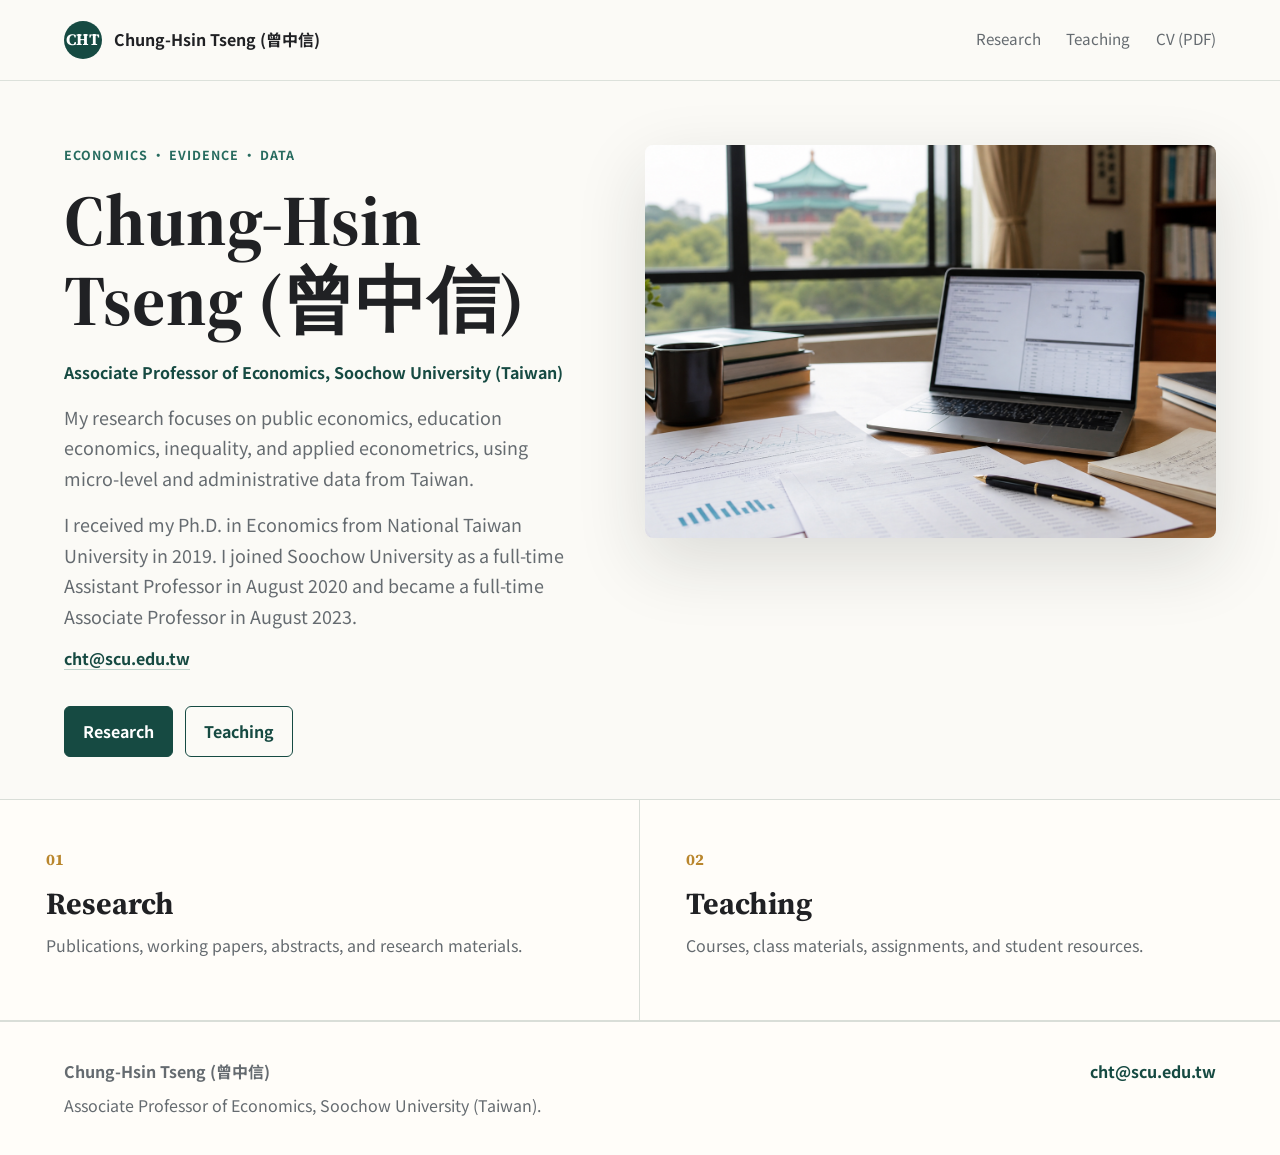
<file: index.html>
<!doctype html>
<html lang="en">
  <head>
    <meta charset="utf-8">
    <meta name="viewport" content="width=device-width, initial-scale=1">
    <meta
      name="description"
      content="Chung-Hsin Tseng's academic website for research, teaching, and data-focused learning resources."
    >
    <title>Chung-Hsin Tseng (曾中信)</title>
    <link rel="preconnect" href="https://fonts.googleapis.com">
    <link rel="preconnect" href="https://fonts.gstatic.com" crossorigin>
    <link
      href="https://fonts.googleapis.com/css2?family=Noto+Sans+TC:wght@400;500;700&family=Source+Serif+4:opsz,wght@8..60,600;8..60,700&display=swap"
      rel="stylesheet"
    >
    <link rel="stylesheet" href="styles.css">
  </head>
  <body>
    <header class="site-header">
      <a class="brand" href="index.html" aria-label="Chung-Hsin Tseng homepage">
        <span class="brand-mark">CHT</span>
        <span>Chung-Hsin Tseng (曾中信)</span>
      </a>
      <nav class="nav" aria-label="Primary navigation">
        <a href="research.html">Research</a>
        <a href="teaching.html">Teaching</a>
        <a href="assets/Chung-Hsin_Tseng_Academic_CV.pdf" target="_blank" rel="noopener">CV (PDF)</a>
      </nav>
    </header>

    <main>
      <section class="home-hero" aria-labelledby="hero-title">
        <div class="home-hero-copy">
          <p class="eyebrow">Economics &middot; Evidence &middot; Data</p>
          <h1 id="hero-title">Chung-Hsin Tseng (曾中信)</h1>
          <p class="hero-role">Associate Professor of Economics, Soochow University (Taiwan)</p>
          <p class="hero-lede">
            My research focuses on public economics, education economics, inequality,
            and applied econometrics, using micro-level and administrative data from Taiwan.
          </p>
          <p class="hero-lede">
            I received my Ph.D. in Economics from National Taiwan University in 2019.
            I joined Soochow University as a full-time Assistant Professor in August 2020
            and became a full-time Associate Professor in August 2023.
          </p>
          <p class="hero-contact">
            <a href="mailto:cht@scu.edu.tw">cht@scu.edu.tw</a>
          </p>
          <div class="hero-actions" aria-label="Featured links">
            <a class="button primary" href="research.html">Research</a>
            <a class="button secondary" href="teaching.html">Teaching</a>
          </div>
        </div>
        <figure class="home-hero-media">
          <img src="assets/homepage-hero.png" alt="Research desk with data tables, charts, and a laptop">
        </figure>
      </section>

      <section class="home-paths" aria-label="Main sections">
        <a class="path-card" href="research.html">
          <span>01</span>
          <h2>Research</h2>
          <p>Publications, working papers, abstracts, and research materials.</p>
        </a>
        <a class="path-card" href="teaching.html">
          <span>02</span>
          <h2>Teaching</h2>
          <p>Courses, class materials, assignments, and student resources.</p>
        </a>
      </section>
    </main>

    <footer class="footer">
      <div>
        <strong>Chung-Hsin Tseng (曾中信)</strong>
        <p>Associate Professor of Economics, Soochow University (Taiwan).</p>
      </div>
      <div class="footer-links">
        <a href="mailto:cht@scu.edu.tw">cht@scu.edu.tw</a>
      </div>
    </footer>

    <script src="script.js"></script>
  </body>
</html>
</file>
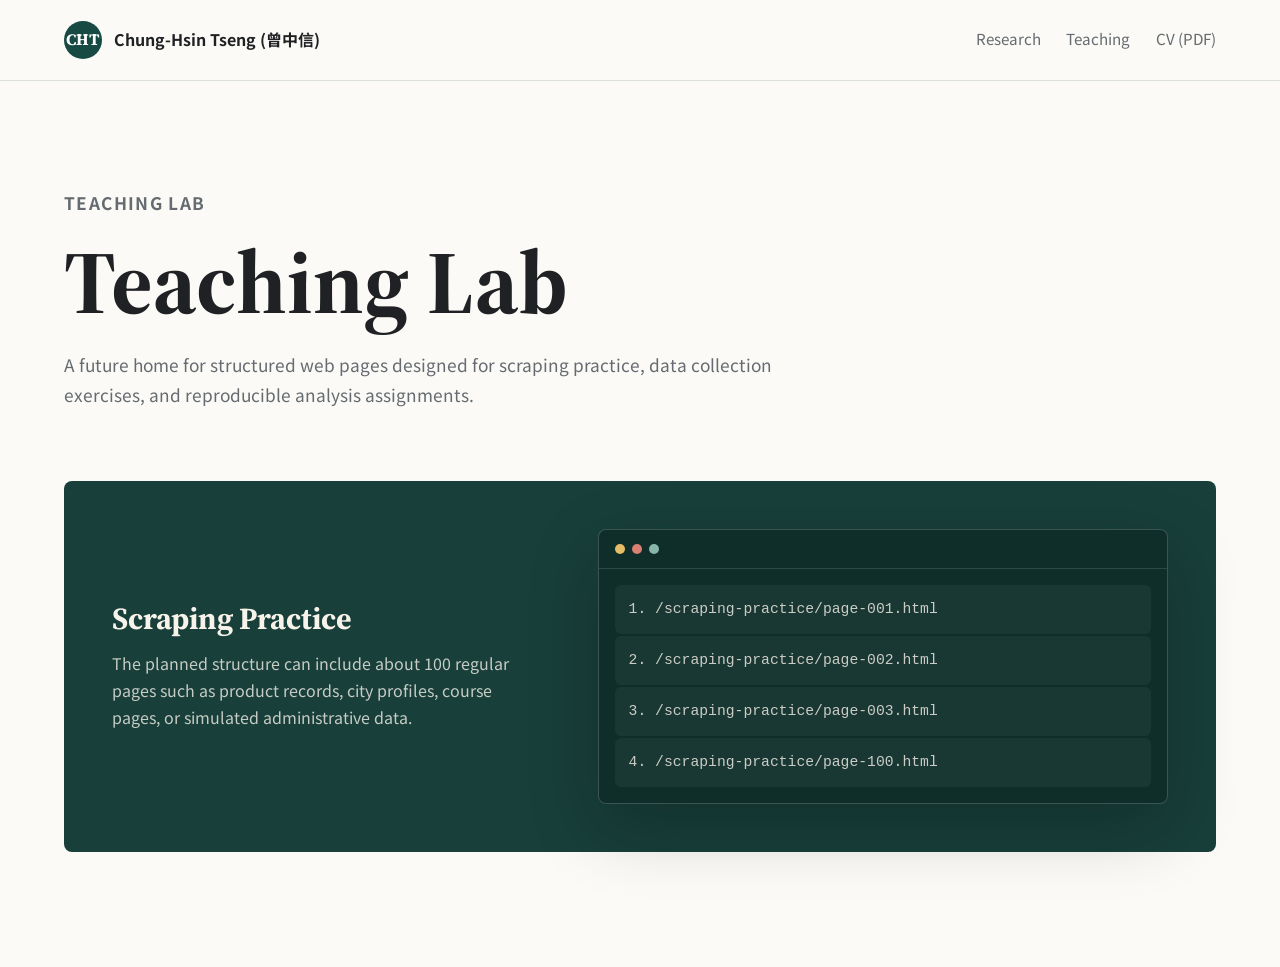
<file: lab.html>
<!doctype html>
<html lang="en">
  <head>
    <meta charset="utf-8">
    <meta name="viewport" content="width=device-width, initial-scale=1">
    <title>Teaching Lab | Chung-Hsin Tseng (曾中信)</title>
    <link rel="preconnect" href="https://fonts.googleapis.com">
    <link rel="preconnect" href="https://fonts.gstatic.com" crossorigin>
    <link
      href="https://fonts.googleapis.com/css2?family=Noto+Sans+TC:wght@400;500;700&family=Source+Serif+4:opsz,wght@8..60,600;8..60,700&display=swap"
      rel="stylesheet"
    >
    <link rel="stylesheet" href="styles.css">
  </head>
  <body>
    <header class="site-header">
      <a class="brand" href="index.html" aria-label="Chung-Hsin Tseng homepage">
        <span class="brand-mark">CHT</span>
        <span>Chung-Hsin Tseng (曾中信)</span>
      </a>
      <nav class="nav" aria-label="Primary navigation">
        <a href="research.html">Research</a>
        <a href="teaching.html">Teaching</a>
        <a href="assets/Chung-Hsin_Tseng_Academic_CV.pdf" target="_blank" rel="noopener">CV (PDF)</a>
      </nav>
    </header>

    <main class="page-main">
      <section class="page-intro">
        <p class="eyebrow">Teaching Lab</p>
        <h1>Teaching Lab</h1>
        <p>
          A future home for structured web pages designed for scraping practice,
          data collection exercises, and reproducible analysis assignments.
        </p>
      </section>

      <section class="lab-preview" aria-label="Scraping practice preview">
        <div>
          <h2>Scraping Practice</h2>
          <p>
            The planned structure can include about 100 regular pages such as
            product records, city profiles, course pages, or simulated administrative data.
          </p>
        </div>
        <div class="lab-panel">
          <div class="panel-bar">
            <span></span>
            <span></span>
            <span></span>
          </div>
          <ol>
            <li><a href="#">/scraping-practice/page-001.html</a></li>
            <li><a href="#">/scraping-practice/page-002.html</a></li>
            <li><a href="#">/scraping-practice/page-003.html</a></li>
            <li><a href="#">/scraping-practice/page-100.html</a></li>
          </ol>
        </div>
      </section>
    </main>
  </body>
</html>
</file>
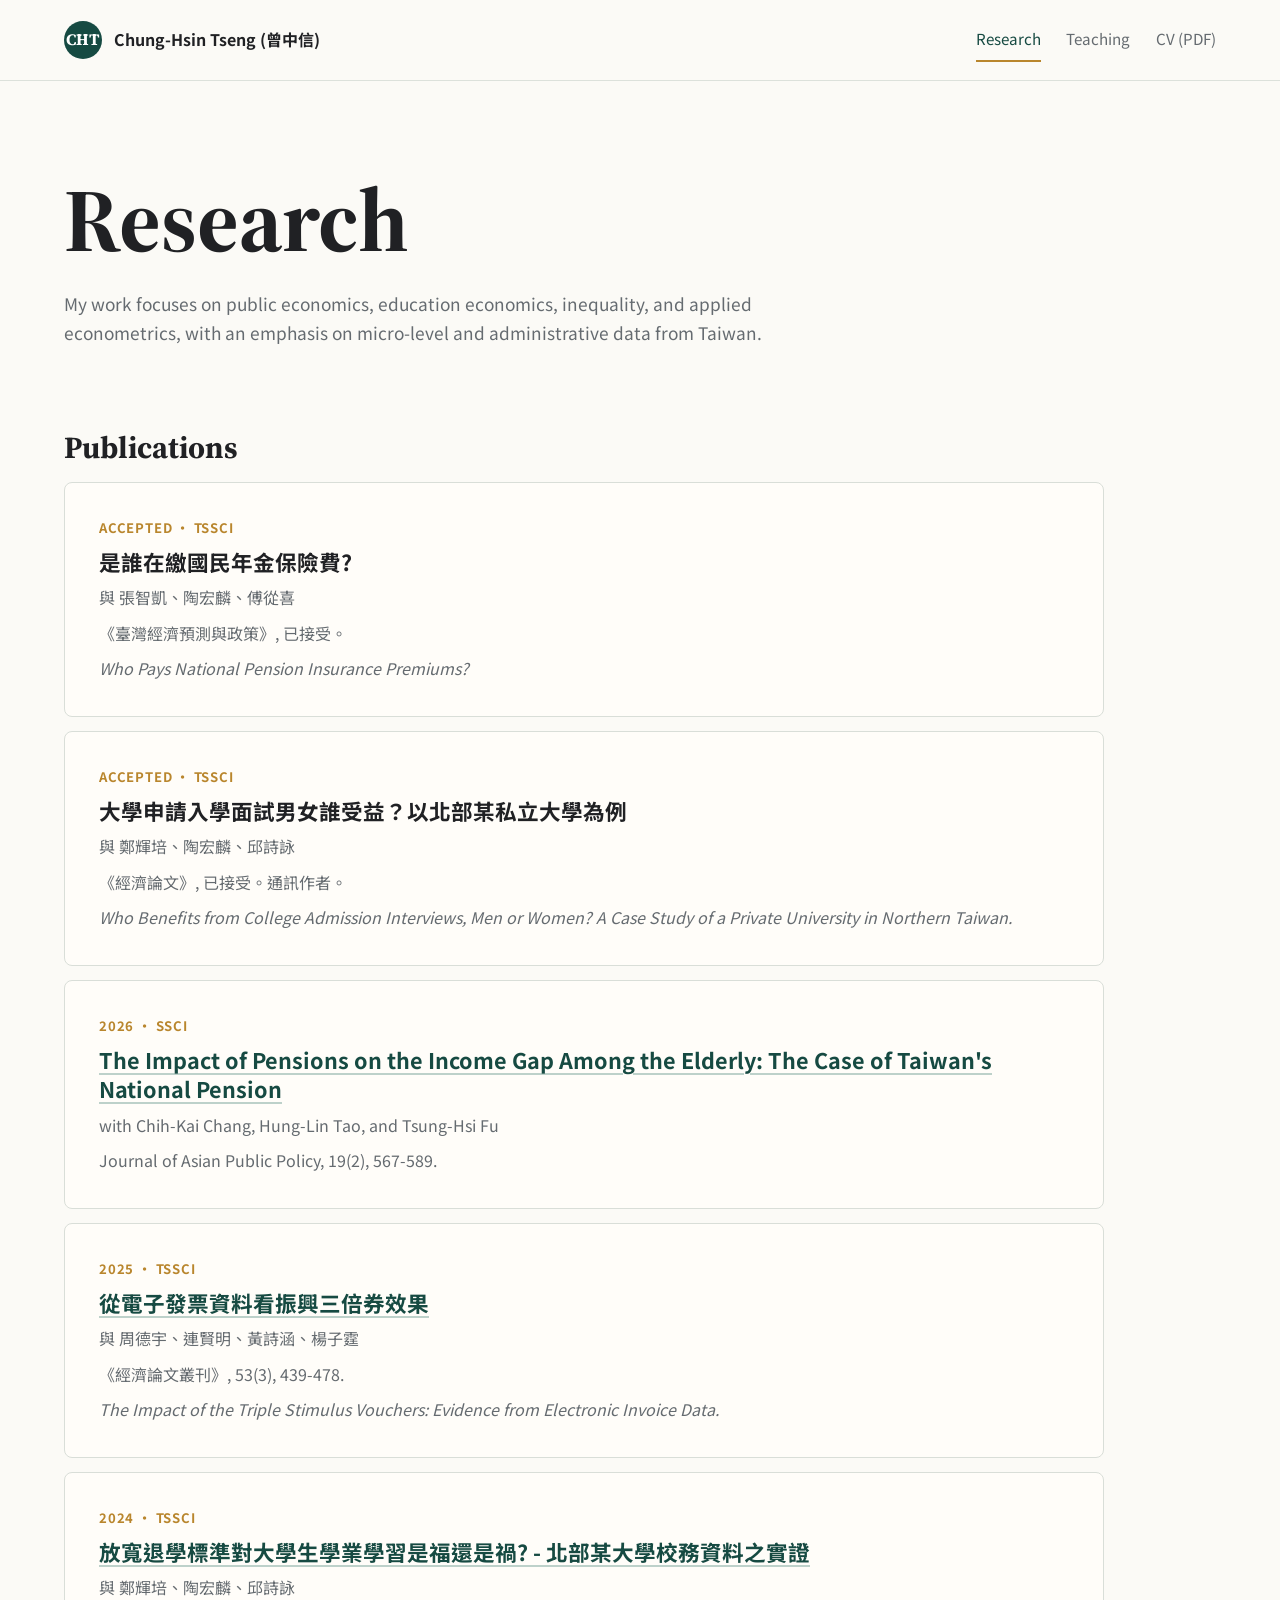
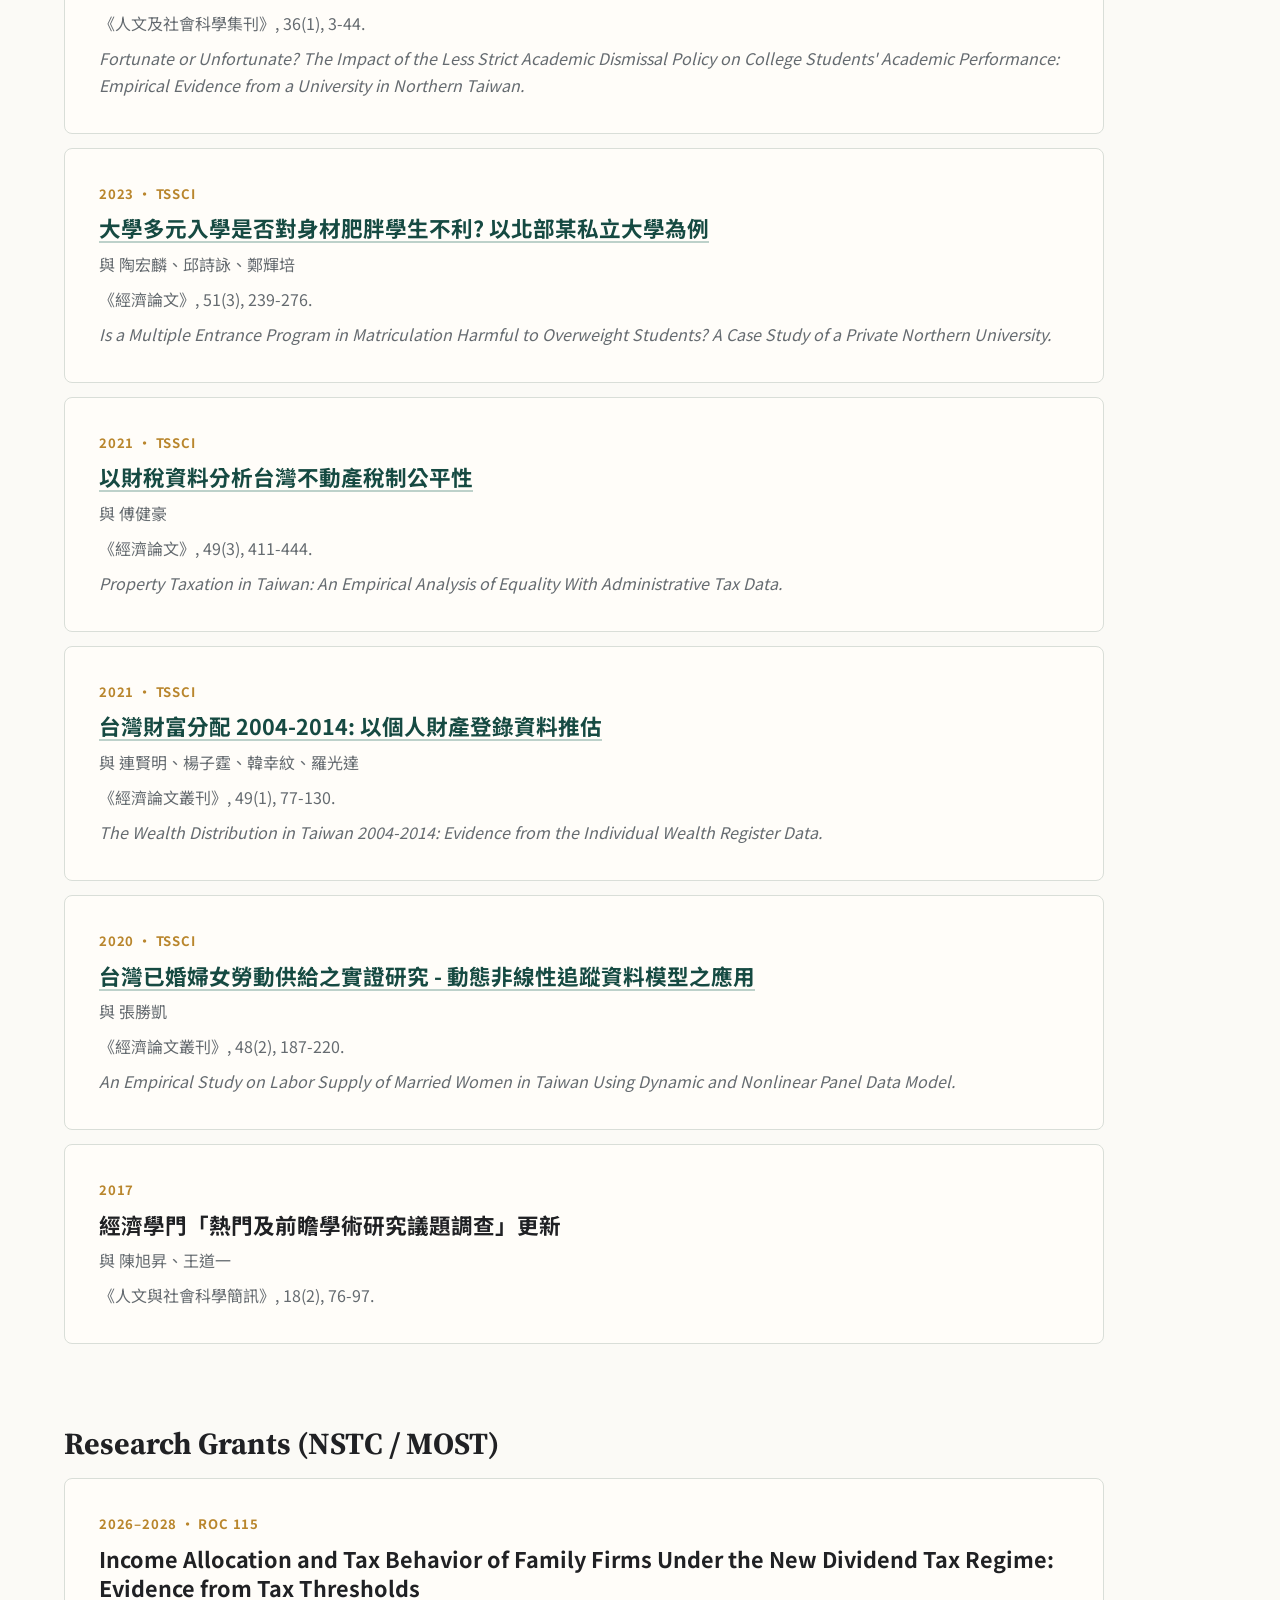
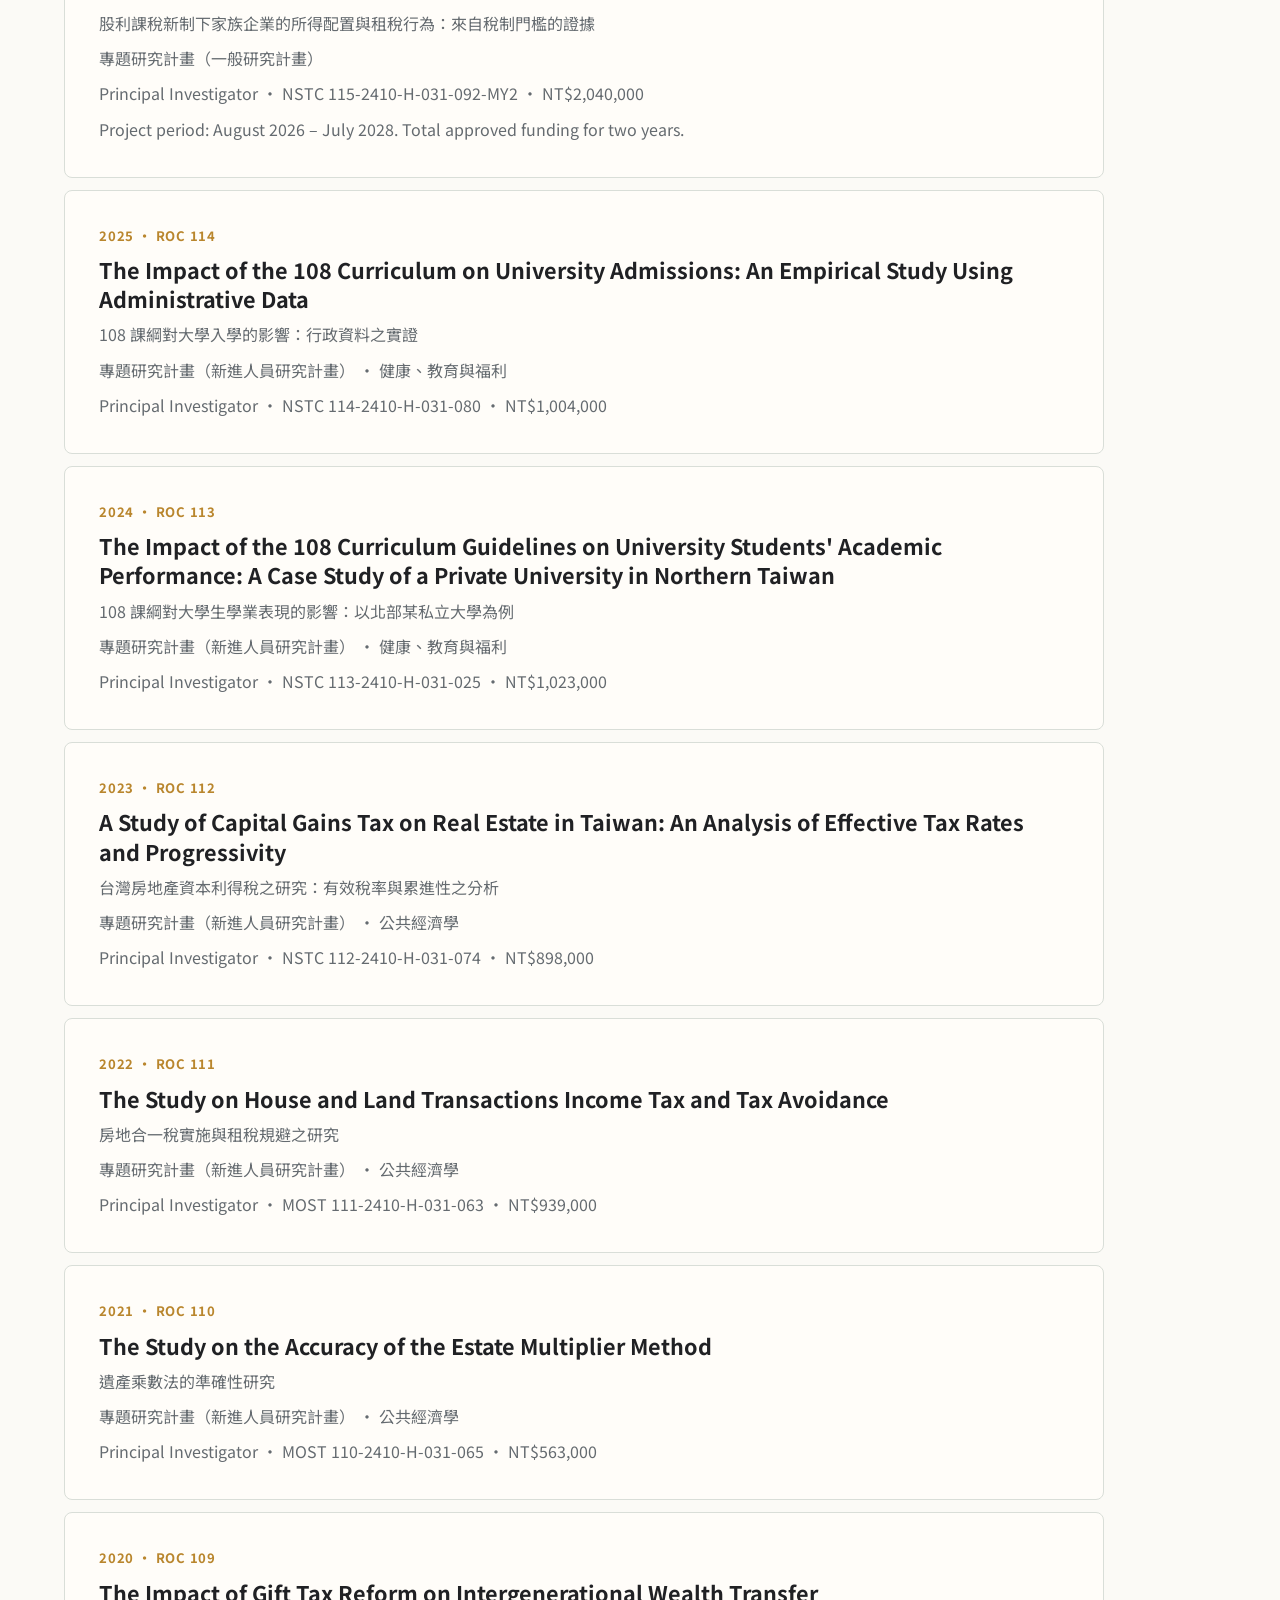
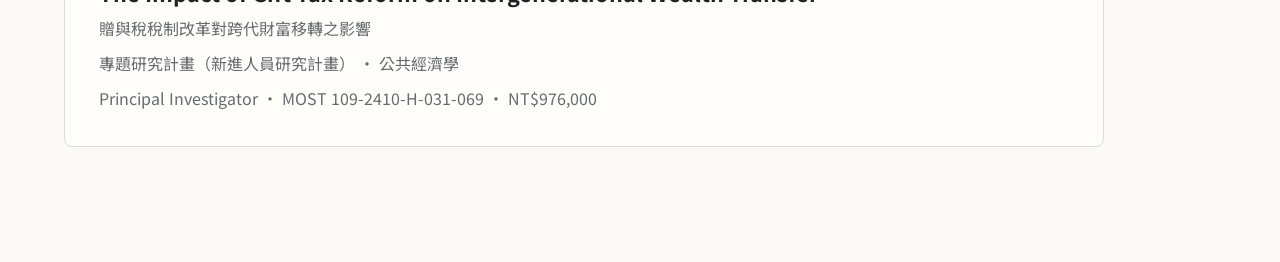
<file: research.html>
<!doctype html>
<html lang="en">
  <head>
    <meta charset="utf-8">
    <meta name="viewport" content="width=device-width, initial-scale=1">
    <title>Research | Chung-Hsin Tseng (曾中信)</title>
    <link rel="preconnect" href="https://fonts.googleapis.com">
    <link rel="preconnect" href="https://fonts.gstatic.com" crossorigin>
    <link
      href="https://fonts.googleapis.com/css2?family=Noto+Sans+TC:wght@400;500;700&family=Source+Serif+4:opsz,wght@8..60,600;8..60,700&display=swap"
      rel="stylesheet"
    >
    <link rel="stylesheet" href="styles.css">
  </head>
  <body>
    <header class="site-header">
      <a class="brand" href="index.html" aria-label="Chung-Hsin Tseng homepage">
        <span class="brand-mark">CHT</span>
        <span>Chung-Hsin Tseng (曾中信)</span>
      </a>
      <nav class="nav" aria-label="Primary navigation">
        <a href="research.html" aria-current="page">Research</a>
        <a href="teaching.html">Teaching</a>
        <a href="assets/Chung-Hsin_Tseng_Academic_CV.pdf" target="_blank" rel="noopener">CV (PDF)</a>
      </nav>
    </header>

    <main class="page-main">
      <section class="page-intro">
        <h1>Research</h1>
        <p>
          My work focuses on public economics, education economics,
          inequality, and applied econometrics, with an emphasis on micro-level and
          administrative data from Taiwan.
        </p>
      </section>

      <section class="research-section" aria-labelledby="publications-title">
        <h2 id="publications-title">Publications</h2>
        <div class="publication-list">
          <article class="publication-item">
            <p class="pub-meta">Accepted · TSSCI</p>
            <h3>是誰在繳國民年金保險費?</h3>
            <p class="pub-authors">與 張智凱、陶宏麟、傅從喜</p>
            <p class="pub-venue">《臺灣經濟預測與政策》, 已接受。</p>
            <p class="pub-translation">Who Pays National Pension Insurance Premiums?</p>
          </article>

          <article class="publication-item">
            <p class="pub-meta">Accepted · TSSCI</p>
            <h3>大學申請入學面試男女誰受益？以北部某私立大學為例</h3>
            <p class="pub-authors">與 鄭輝培、陶宏麟、邱詩詠</p>
            <p class="pub-venue">《經濟論文》, 已接受。通訊作者。</p>
            <p class="pub-translation">
              Who Benefits from College Admission Interviews, Men or Women? A Case Study of
              a Private University in Northern Taiwan.
            </p>
          </article>

          <article class="publication-item">
            <p class="pub-meta">2026 · SSCI</p>
            <h3>
              <a href="https://doi.org/10.1080/17516234.2024.2398304" target="_blank" rel="noreferrer">
                The Impact of Pensions on the Income Gap Among the Elderly: The Case of Taiwan's National Pension
              </a>
            </h3>
            <p class="pub-authors">with Chih-Kai Chang, Hung-Lin Tao, and Tsung-Hsi Fu</p>
            <p class="pub-venue">Journal of Asian Public Policy, 19(2), 567-589.</p>
          </article>

          <article class="publication-item">
            <p class="pub-meta">2025 · TSSCI</p>
            <h3>
              <a href="https://doi.org/10.6277/TER.202509_53(3).0003" target="_blank" rel="noreferrer">從電子發票資料看振興三倍券效果</a>
            </h3>
            <p class="pub-authors">與 周德宇、連賢明、黃詩涵、楊子霆</p>
            <p class="pub-venue">《經濟論文叢刊》, 53(3), 439-478.</p>
            <p class="pub-translation">
              The Impact of the Triple Stimulus Vouchers: Evidence from Electronic Invoice Data.
            </p>
          </article>

          <article class="publication-item">
            <p class="pub-meta">2024 · TSSCI</p>
            <h3>
              <a href="https://doi.org/10.53106/1018189X202201102" target="_blank" rel="noreferrer">
                放寬退學標準對大學生學業學習是福還是禍? - 北部某大學校務資料之實證
              </a>
            </h3>
            <p class="pub-authors">與 鄭輝培、陶宏麟、邱詩詠</p>
            <p class="pub-venue">《人文及社會科學集刊》, 36(1), 3-44.</p>
            <p class="pub-translation">
              Fortunate or Unfortunate? The Impact of the Less Strict Academic Dismissal Policy
              on College Students' Academic Performance: Empirical Evidence from a University in
              Northern Taiwan.
            </p>
          </article>

          <article class="publication-item">
            <p class="pub-meta">2023 · TSSCI</p>
            <h3>
              <a href="https://www.econ.sinica.edu.tw/4d49b1b1-d551-4956-84a5-6bbf392d8417/posts/6613" target="_blank" rel="noreferrer">
                大學多元入學是否對身材肥胖學生不利? 以北部某私立大學為例
              </a>
            </h3>
            <p class="pub-authors">與 陶宏麟、邱詩詠、鄭輝培</p>
            <p class="pub-venue">《經濟論文》, 51(3), 239-276.</p>
            <p class="pub-translation">
              Is a Multiple Entrance Program in Matriculation Harmful to Overweight Students?
              A Case Study of a Private Northern University.
            </p>
          </article>

          <article class="publication-item">
            <p class="pub-meta">2021 · TSSCI</p>
            <h3>
              <a href="https://www.econ.sinica.edu.tw/4d49b1b1-d551-4956-84a5-6bbf392d8417/posts/347" target="_blank" rel="noreferrer">以財稅資料分析台灣不動產稅制公平性</a>
            </h3>
            <p class="pub-authors">與 傅健豪</p>
            <p class="pub-venue">《經濟論文》, 49(3), 411-444.</p>
            <p class="pub-translation">
              Property Taxation in Taiwan: An Empirical Analysis of Equality With Administrative
              Tax Data.
            </p>
          </article>

          <article class="publication-item">
            <p class="pub-meta">2021 · TSSCI</p>
            <h3>
              <a href="https://doi.org/10.6277/TER.202103_49(1).0003" target="_blank" rel="noreferrer">
                台灣財富分配 2004-2014: 以個人財產登錄資料推估
              </a>
            </h3>
            <p class="pub-authors">與 連賢明、楊子霆、韓幸紋、羅光達</p>
            <p class="pub-venue">《經濟論文叢刊》, 49(1), 77-130.</p>
            <p class="pub-translation">
              The Wealth Distribution in Taiwan 2004-2014: Evidence from the Individual Wealth
              Register Data.
            </p>
          </article>

          <article class="publication-item">
            <p class="pub-meta">2020 · TSSCI</p>
            <h3>
              <a href="https://doi.org/10.6277/TER.202006_48(2).0002" target="_blank" rel="noreferrer">
                台灣已婚婦女勞動供給之實證研究 - 動態非線性追蹤資料模型之應用
              </a>
            </h3>
            <p class="pub-authors">與 張勝凱</p>
            <p class="pub-venue">《經濟論文叢刊》, 48(2), 187-220.</p>
            <p class="pub-translation">
              An Empirical Study on Labor Supply of Married Women in Taiwan Using Dynamic and
              Nonlinear Panel Data Model.
            </p>
          </article>

          <article class="publication-item">
            <p class="pub-meta">2017</p>
            <h3>經濟學門「熱門及前瞻學術研究議題調查」更新</h3>
            <p class="pub-authors">與 陳旭昇、王道一</p>
            <p class="pub-venue">《人文與社會科學簡訊》, 18(2), 76-97.</p>
          </article>
        </div>
      </section>

      <section class="research-section" aria-labelledby="grants-title">
        <h2 id="grants-title">Research Grants (NSTC / MOST)</h2>
        <div class="grant-list">
          <article class="grant-item">
            <p class="pub-meta">2026–2028 · ROC 115</p>
            <h3>Income Allocation and Tax Behavior of Family Firms Under the New Dividend Tax Regime: Evidence from Tax Thresholds</h3>
            <p class="pub-authors" lang="zh-Hant">股利課稅新制下家族企業的所得配置與租稅行為：來自稅制門檻的證據</p>
            <p class="pub-venue">專題研究計畫（一般研究計畫）</p>
            <p class="pub-authors">Principal Investigator · NSTC 115-2410-H-031-092-MY2 · NT$2,040,000</p>
            <p class="pub-authors">Project period: August 2026 – July 2028. Total approved funding for two years.</p>
          </article>

          <article class="grant-item">
            <p class="pub-meta">2025 · ROC 114</p>
            <h3>The Impact of the 108 Curriculum on University Admissions: An Empirical Study Using Administrative Data</h3>
            <p class="pub-authors" lang="zh-Hant">108 課綱對大學入學的影響：行政資料之實證</p>
            <p class="pub-venue">專題研究計畫（新進人員研究計畫） · 健康、教育與福利</p>
            <p class="pub-authors">Principal Investigator · NSTC 114-2410-H-031-080 · NT$1,004,000</p>
          </article>

          <article class="grant-item">
            <p class="pub-meta">2024 · ROC 113</p>
            <h3>The Impact of the 108 Curriculum Guidelines on University Students&#x27; Academic Performance: A Case Study of a Private University in Northern Taiwan</h3>
            <p class="pub-authors" lang="zh-Hant">108 課綱對大學生學業表現的影響：以北部某私立大學為例</p>
            <p class="pub-venue">專題研究計畫（新進人員研究計畫） · 健康、教育與福利</p>
            <p class="pub-authors">Principal Investigator · NSTC 113-2410-H-031-025 · NT$1,023,000</p>
          </article>

          <article class="grant-item">
            <p class="pub-meta">2023 · ROC 112</p>
            <h3>A Study of Capital Gains Tax on Real Estate in Taiwan: An Analysis of Effective Tax Rates and Progressivity</h3>
            <p class="pub-authors" lang="zh-Hant">台灣房地產資本利得稅之研究：有效稅率與累進性之分析</p>
            <p class="pub-venue">專題研究計畫（新進人員研究計畫） · 公共經濟學</p>
            <p class="pub-authors">Principal Investigator · NSTC 112-2410-H-031-074 · NT$898,000</p>
          </article>

          <article class="grant-item">
            <p class="pub-meta">2022 · ROC 111</p>
            <h3>The Study on House and Land Transactions Income Tax and Tax Avoidance</h3>
            <p class="pub-authors" lang="zh-Hant">房地合一稅實施與租稅規避之研究</p>
            <p class="pub-venue">專題研究計畫（新進人員研究計畫） · 公共經濟學</p>
            <p class="pub-authors">Principal Investigator · MOST 111-2410-H-031-063 · NT$939,000</p>
          </article>

          <article class="grant-item">
            <p class="pub-meta">2021 · ROC 110</p>
            <h3>The Study on the Accuracy of the Estate Multiplier Method</h3>
            <p class="pub-authors" lang="zh-Hant">遺產乘數法的準確性研究</p>
            <p class="pub-venue">專題研究計畫（新進人員研究計畫） · 公共經濟學</p>
            <p class="pub-authors">Principal Investigator · MOST 110-2410-H-031-065 · NT$563,000</p>
          </article>

          <article class="grant-item">
            <p class="pub-meta">2020 · ROC 109</p>
            <h3>The Impact of Gift Tax Reform on Intergenerational Wealth Transfer</h3>
            <p class="pub-authors" lang="zh-Hant">贈與稅稅制改革對跨代財富移轉之影響</p>
            <p class="pub-venue">專題研究計畫（新進人員研究計畫） · 公共經濟學</p>
            <p class="pub-authors">Principal Investigator · MOST 109-2410-H-031-069 · NT$976,000</p>
          </article>
        </div>
      </section>
    </main>

    <script src="script.js"></script>
  </body>
</html>
</file>
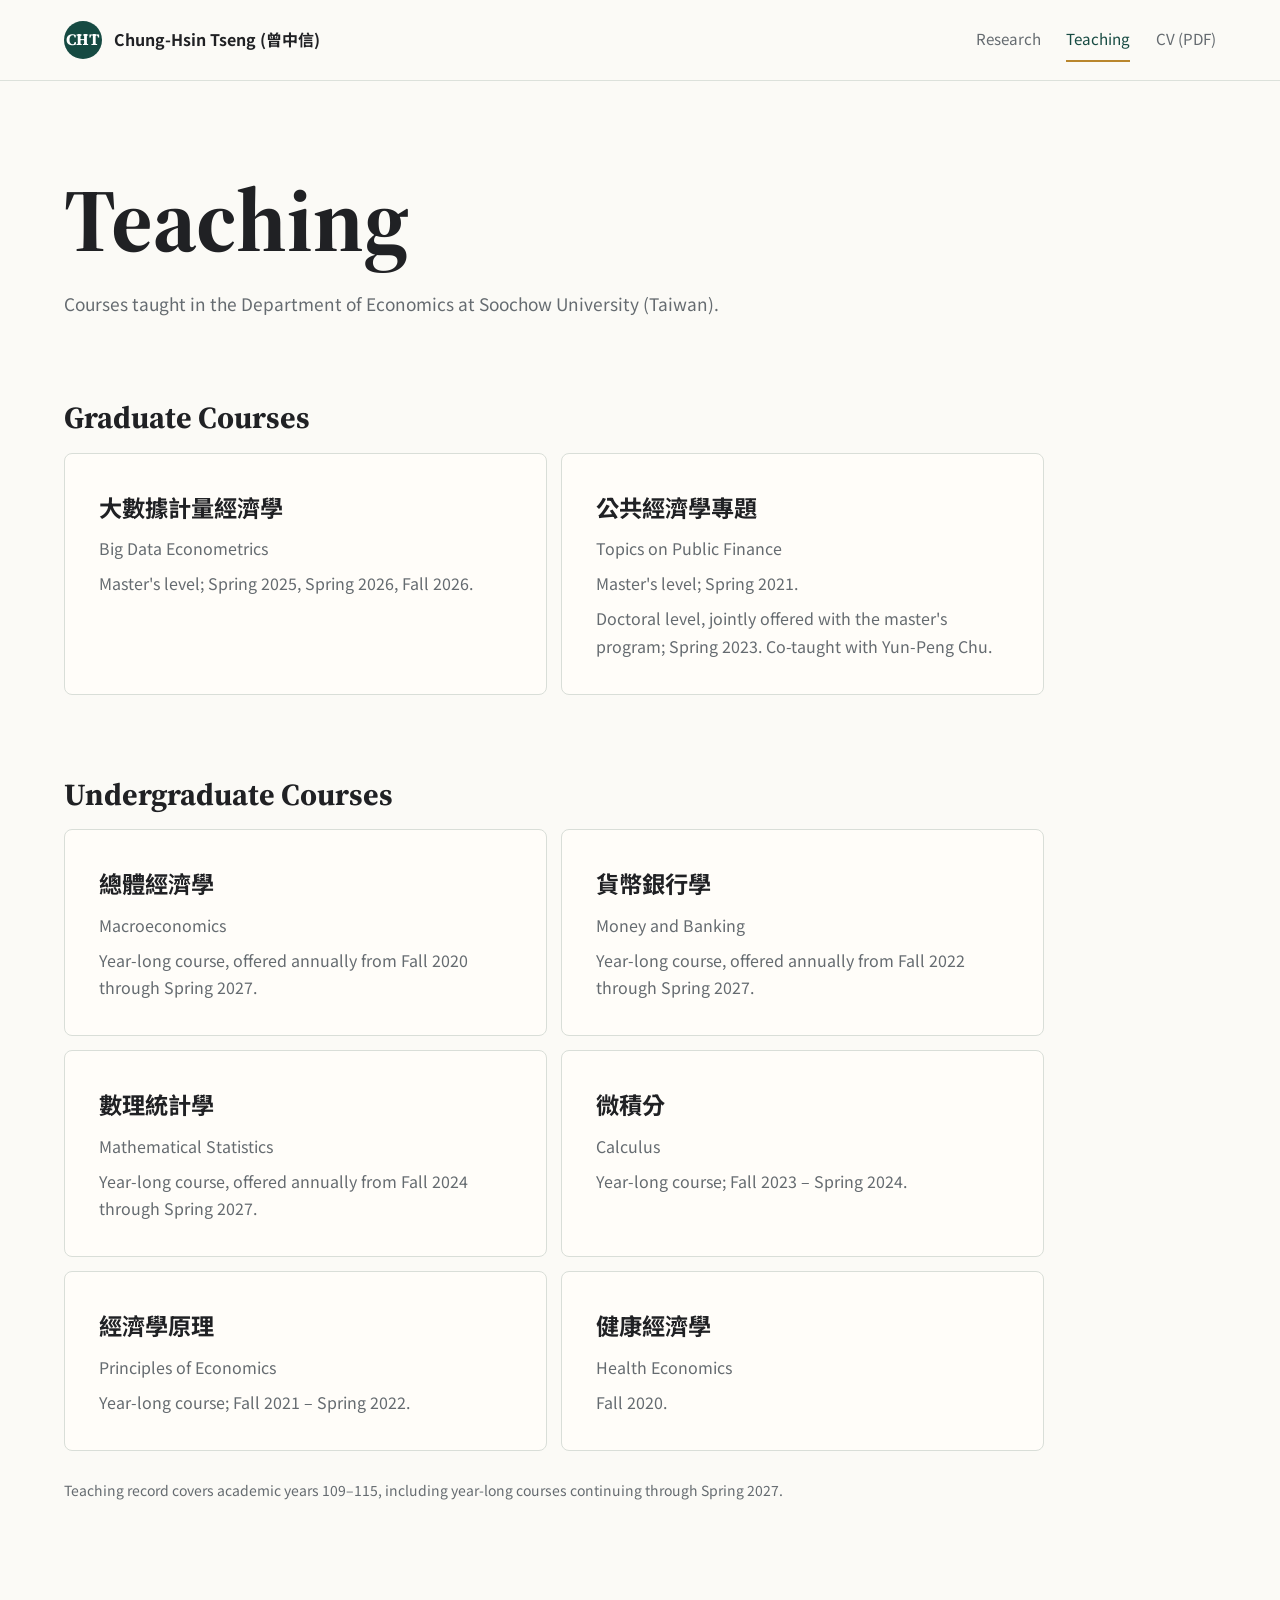
<file: teaching.html>
<!doctype html>
<html lang="en">
  <head>
    <meta charset="utf-8">
    <meta name="viewport" content="width=device-width, initial-scale=1">
    <title>Teaching | Chung-Hsin Tseng (曾中信)</title>
    <link rel="preconnect" href="https://fonts.googleapis.com">
    <link rel="preconnect" href="https://fonts.gstatic.com" crossorigin>
    <link
      href="https://fonts.googleapis.com/css2?family=Noto+Sans+TC:wght@400;500;700&family=Source+Serif+4:opsz,wght@8..60,600;8..60,700&display=swap"
      rel="stylesheet"
    >
    <link rel="stylesheet" href="styles.css">
  </head>
  <body>
    <header class="site-header">
      <a class="brand" href="index.html" aria-label="Chung-Hsin Tseng homepage">
        <span class="brand-mark">CHT</span>
        <span>Chung-Hsin Tseng (曾中信)</span>
      </a>
      <nav class="nav" aria-label="Primary navigation">
        <a href="research.html">Research</a>
        <a href="teaching.html" aria-current="page">Teaching</a>
        <a href="assets/Chung-Hsin_Tseng_Academic_CV.pdf" target="_blank" rel="noopener">CV (PDF)</a>
      </nav>
    </header>

    <main class="page-main">
      <section class="page-intro">
        <h1>Teaching</h1>
        <p>
          Courses taught in the Department of Economics at Soochow University (Taiwan).
        </p>
      </section>

      <section class="research-section" aria-labelledby="graduate-courses">
        <h2 id="graduate-courses">Graduate Courses</h2>
        <div class="course-list">
          <article class="course-item">
            <h3 lang="zh-Hant">大數據計量經濟學</h3>
            <p>Big Data Econometrics</p>
            <p>Master's level; Spring 2025, Spring 2026, Fall 2026.</p>
          </article>

          <article class="course-item">
            <h3 lang="zh-Hant">公共經濟學專題</h3>
            <p>Topics on Public Finance</p>
            <p>Master's level; Spring 2021.</p>
            <p>Doctoral level, jointly offered with the master's program; Spring 2023. Co-taught with Yun-Peng Chu.</p>
          </article>
        </div>
      </section>

      <section class="research-section" aria-labelledby="undergraduate-courses">
        <h2 id="undergraduate-courses">Undergraduate Courses</h2>
        <div class="course-list">
          <article class="course-item">
            <h3 lang="zh-Hant">總體經濟學</h3>
            <p>Macroeconomics</p>
            <p>Year-long course, offered annually from Fall 2020 through Spring 2027.</p>
          </article>

          <article class="course-item">
            <h3 lang="zh-Hant">貨幣銀行學</h3>
            <p>Money and Banking</p>
            <p>Year-long course, offered annually from Fall 2022 through Spring 2027.</p>
          </article>

          <article class="course-item">
            <h3 lang="zh-Hant">數理統計學</h3>
            <p>Mathematical Statistics</p>
            <p>Year-long course, offered annually from Fall 2024 through Spring 2027.</p>
          </article>

          <article class="course-item">
            <h3 lang="zh-Hant">微積分</h3>
            <p>Calculus</p>
            <p>Year-long course; Fall 2023 – Spring 2024.</p>
          </article>

          <article class="course-item">
            <h3 lang="zh-Hant">經濟學原理</h3>
            <p>Principles of Economics</p>
            <p>Year-long course; Fall 2021 – Spring 2022.</p>
          </article>

          <article class="course-item">
            <h3 lang="zh-Hant">健康經濟學</h3>
            <p>Health Economics</p>
            <p>Fall 2020.</p>
          </article>
        </div>
      </section>

      <p class="teaching-note">
        Teaching record covers academic years 109–115, including year-long courses
        continuing through Spring 2027.
      </p>
    </main>
    <script src="script.js"></script>
  </body>
</html>
</file>
<file: styles.css>
:root {
  --ink: #202124;
  --muted: #656b70;
  --line: #d9ded8;
  --paper: #fbfaf6;
  --panel: #fffdf9;
  --soft: #eef2ed;
  --accent: #276b5f;
  --accent-dark: #164a42;
  --gold: #b9862d;
  --shadow: 0 24px 70px rgba(31, 38, 34, 0.14);
}

* {
  box-sizing: border-box;
}

html {
  scroll-behavior: smooth;
}

body {
  margin: 0;
  color: var(--ink);
  background: var(--paper);
  font-family: "Noto Sans TC", system-ui, -apple-system, BlinkMacSystemFont, "Segoe UI", sans-serif;
  line-height: 1.7;
}

a {
  color: inherit;
  text-decoration: none;
}

img {
  display: block;
  max-width: 100%;
}

.site-header {
  position: sticky;
  top: 0;
  z-index: 20;
  display: flex;
  align-items: center;
  justify-content: space-between;
  gap: 24px;
  padding: 18px clamp(20px, 5vw, 72px);
  background: rgba(251, 250, 246, 0.94);
  border-bottom: 1px solid rgba(217, 222, 216, 0.9);
  backdrop-filter: blur(16px);
}

.site-header.is-scrolled {
  box-shadow: 0 12px 30px rgba(31, 38, 34, 0.08);
}

.brand {
  display: inline-flex;
  align-items: center;
  gap: 12px;
  font-weight: 700;
}

.brand-mark {
  display: inline-grid;
  width: 38px;
  height: 38px;
  place-items: center;
  color: #fff;
  background: var(--accent-dark);
  border-radius: 50%;
  font-family: "Source Serif 4", Georgia, serif;
}

.nav {
  display: flex;
  align-items: center;
  gap: clamp(14px, 2vw, 28px);
  color: var(--muted);
  font-size: 0.95rem;
}

.nav a {
  padding: 8px 0;
  border-bottom: 2px solid transparent;
}

.nav a:hover,
.nav a:focus-visible,
.nav a[aria-current="page"] {
  color: var(--accent-dark);
  border-color: var(--gold);
}

.home-hero {
  display: grid;
  grid-template-columns: minmax(0, 0.95fr) minmax(320px, 1.05fr);
  align-items: start;
  gap: clamp(28px, 5vw, 78px);
  padding: clamp(34px, 5vw, 64px) clamp(20px, 5vw, 72px) 42px;
}

.home-hero-copy {
  max-width: 760px;
}

.eyebrow {
  margin: 0 0 14px;
  color: var(--accent);
  font-size: 0.78rem;
  font-weight: 700;
  letter-spacing: 0.08em;
  text-transform: uppercase;
}

h1,
h2 {
  margin: 0;
  font-family: "Source Serif 4", Georgia, serif;
  line-height: 1.12;
}

h1 {
  font-size: clamp(2.8rem, 5.6vw, 5.4rem);
}

h2 {
  font-size: clamp(1.55rem, 2.4vw, 2.15rem);
}

p {
  margin: 0;
}

.hero-lede {
  max-width: 610px;
  margin-top: 16px;
  color: var(--muted);
  font-size: clamp(1.04rem, 1.4vw, 1.18rem);
}

.hero-role {
  margin-top: 18px;
  color: var(--accent-dark);
  font-weight: 700;
}

.hero-contact {
  margin-top: 14px;
  color: var(--accent-dark);
  font-weight: 700;
}

.hero-contact a {
  text-decoration: underline;
  text-decoration-color: rgba(39, 107, 95, 0.28);
  text-underline-offset: 4px;
}

.hero-actions {
  display: flex;
  flex-wrap: wrap;
  gap: 12px;
  margin-top: 34px;
}

.button {
  display: inline-flex;
  align-items: center;
  justify-content: center;
  min-height: 46px;
  padding: 11px 18px;
  border: 1px solid var(--accent-dark);
  border-radius: 6px;
  font-weight: 700;
}

.button.primary {
  color: #fff;
  background: var(--accent-dark);
}

.button.secondary {
  color: var(--accent-dark);
  background: transparent;
}

.button:hover,
.button:focus-visible {
  transform: translateY(-1px);
}

.home-hero-media {
  margin: 0;
}

.home-hero-media img {
  width: 100%;
  aspect-ratio: 16 / 11;
  object-fit: cover;
  border-radius: 8px;
  box-shadow: var(--shadow);
}

.home-paths {
  display: grid;
  grid-template-columns: repeat(2, minmax(0, 1fr));
  border-top: 1px solid var(--line);
  border-bottom: 1px solid var(--line);
}

.path-card {
  display: grid;
  align-content: start;
  gap: 12px;
  min-height: 220px;
  padding: clamp(26px, 4vw, 46px);
  background: var(--panel);
  border-right: 1px solid var(--line);
}

.path-card:last-child {
  border-right: 0;
}

.path-card span {
  color: var(--gold);
  font-family: "Source Serif 4", Georgia, serif;
  font-weight: 700;
}

.path-card p {
  color: var(--muted);
}

.path-card:hover,
.path-card:focus-visible {
  background: var(--soft);
}

.page-main {
  padding: clamp(52px, 7vw, 90px) clamp(20px, 5vw, 72px) clamp(70px, 9vw, 120px);
}

.page-intro {
  max-width: 860px;
  margin-bottom: clamp(38px, 6vw, 72px);
}

.page-intro h1 {
  font-size: clamp(3.2rem, 7vw, 6.4rem);
}

.page-intro p {
  max-width: 720px;
  margin-top: 18px;
  color: var(--muted);
  font-size: 1.08rem;
}

.content-list {
  display: grid;
  gap: 1px;
  max-width: 980px;
  border: 1px solid var(--line);
  background: var(--line);
}

.content-list article {
  display: grid;
  grid-template-columns: minmax(180px, 0.38fr) minmax(0, 0.62fr);
  gap: 24px;
  padding: clamp(24px, 4vw, 38px);
  background: var(--panel);
}

.content-list p {
  color: var(--muted);
}

.course-list {
  display: grid;
  grid-template-columns: repeat(2, minmax(0, 1fr));
  gap: 14px;
  max-width: 980px;
}

.course-item {
  padding: clamp(22px, 4vw, 34px);
  background: var(--panel);
  border: 1px solid var(--line);
  border-radius: 8px;
}

.course-item h2,
.course-item h3 {
  margin: 0;
  font-family: "Noto Sans TC", system-ui, sans-serif;
  font-size: clamp(1.2rem, 2vw, 1.45rem);
}

.course-item p {
  margin-top: 8px;
  color: var(--muted);
}

.teaching-note {
  max-width: 980px;
  margin-top: 28px;
  color: var(--muted);
  font-size: 0.875rem;
}

.research-section {
  max-width: 1040px;
  margin-top: clamp(46px, 7vw, 82px);
}

.research-section:first-of-type {
  margin-top: 0;
}

.research-section > h2 {
  margin-bottom: 18px;
}

.publication-list {
  display: grid;
  gap: 14px;
}

.publication-item,
.grant-item {
  padding: clamp(22px, 4vw, 34px);
  background: var(--panel);
  border: 1px solid var(--line);
  border-radius: 8px;
}

.publication-item h3,
.grant-item h3 {
  margin: 0;
  font-size: clamp(1.12rem, 2vw, 1.35rem);
  line-height: 1.35;
}

.publication-item h3 a {
  color: var(--accent-dark);
  text-decoration: underline;
  text-decoration-color: rgba(39, 107, 95, 0.3);
  text-underline-offset: 4px;
}

.pub-meta {
  margin-bottom: 8px;
  color: var(--gold);
  font-size: 0.82rem;
  font-weight: 700;
  letter-spacing: 0.06em;
  text-transform: uppercase;
}

.pub-authors,
.pub-venue,
.pub-translation {
  margin-top: 8px;
  color: var(--muted);
}

.pub-translation {
  font-style: italic;
}

.section-note {
  max-width: 760px;
  margin: -6px 0 20px;
  color: var(--muted);
}

.section-note a {
  color: var(--accent-dark);
  font-weight: 700;
  text-decoration: underline;
  text-decoration-color: rgba(39, 107, 95, 0.28);
  text-underline-offset: 4px;
}

.grant-list {
  display: grid;
  gap: 12px;
}

details {
  margin-top: 16px;
  color: var(--muted);
}

summary {
  width: max-content;
  cursor: pointer;
  color: var(--accent-dark);
  font-weight: 700;
}

details p {
  max-width: 850px;
  margin-top: 10px;
}

.lab-preview {
  display: grid;
  grid-template-columns: minmax(0, 0.85fr) minmax(320px, 1.15fr);
  gap: clamp(28px, 5vw, 72px);
  align-items: center;
  max-width: 1180px;
  padding: clamp(28px, 5vw, 48px);
  color: #f7f3ea;
  background: #183f3a;
  border-radius: 8px;
}

.lab-preview p {
  margin-top: 14px;
  color: rgba(247, 243, 234, 0.78);
}

.lab-panel {
  overflow: hidden;
  border: 1px solid rgba(255, 255, 255, 0.18);
  border-radius: 8px;
  background: #0f2e2a;
  box-shadow: 0 24px 70px rgba(0, 0, 0, 0.22);
}

.panel-bar {
  display: flex;
  gap: 7px;
  padding: 14px 16px;
  border-bottom: 1px solid rgba(255, 255, 255, 0.12);
}

.panel-bar span {
  width: 10px;
  height: 10px;
  border-radius: 50%;
  background: #e5bd66;
}

.panel-bar span:nth-child(2) {
  background: #d98072;
}

.panel-bar span:nth-child(3) {
  background: #86b7a9;
}

.lab-panel ol {
  display: grid;
  gap: 2px;
  margin: 0;
  padding: 16px;
  list-style-position: inside;
}

.lab-panel li {
  padding: 12px 14px;
  color: rgba(247, 243, 234, 0.8);
  background: rgba(255, 255, 255, 0.045);
  border-radius: 6px;
  font-family: Consolas, "Liberation Mono", monospace;
  font-size: 0.92rem;
}

.footer {
  display: flex;
  align-items: flex-start;
  justify-content: space-between;
  gap: 24px;
  padding: 36px clamp(20px, 5vw, 72px);
  color: var(--muted);
  background: var(--panel);
  border-top: 1px solid var(--line);
}

.footer p {
  margin-top: 6px;
}

.footer-links {
  display: flex;
  flex-wrap: wrap;
  gap: 16px;
}

.footer-links a,
.footer-links span {
  color: var(--accent-dark);
  font-weight: 700;
}

@media (max-width: 920px) {
  .site-header {
    position: static;
    align-items: flex-start;
    flex-direction: column;
  }

  .nav {
    flex-wrap: wrap;
  }

  .home-hero,
  .lab-preview {
    grid-template-columns: 1fr;
  }

  .home-hero {
    min-height: auto;
  }

  .home-hero-media {
    order: -1;
  }

  .home-paths {
    grid-template-columns: 1fr;
  }

  .path-card {
    min-height: 0;
    border-right: 0;
    border-bottom: 1px solid var(--line);
  }

  .path-card:last-child {
    border-bottom: 0;
  }

  .content-list article {
    grid-template-columns: 1fr;
    gap: 12px;
  }

  .course-list {
    grid-template-columns: 1fr;
  }
}

@media (max-width: 620px) {
  .brand {
    width: 100%;
  }

  .nav {
    width: 100%;
    justify-content: space-between;
    gap: 8px 14px;
    font-size: 0.88rem;
  }

  h1,
  .page-intro h1 {
    font-size: 2.6rem;
  }

  .hero-actions,
  .footer,
  .footer-links {
    flex-direction: column;
  }

  .button {
    width: 100%;
  }

  .lab-panel li {
    font-size: 0.78rem;
    overflow-wrap: anywhere;
  }
}
</file>
